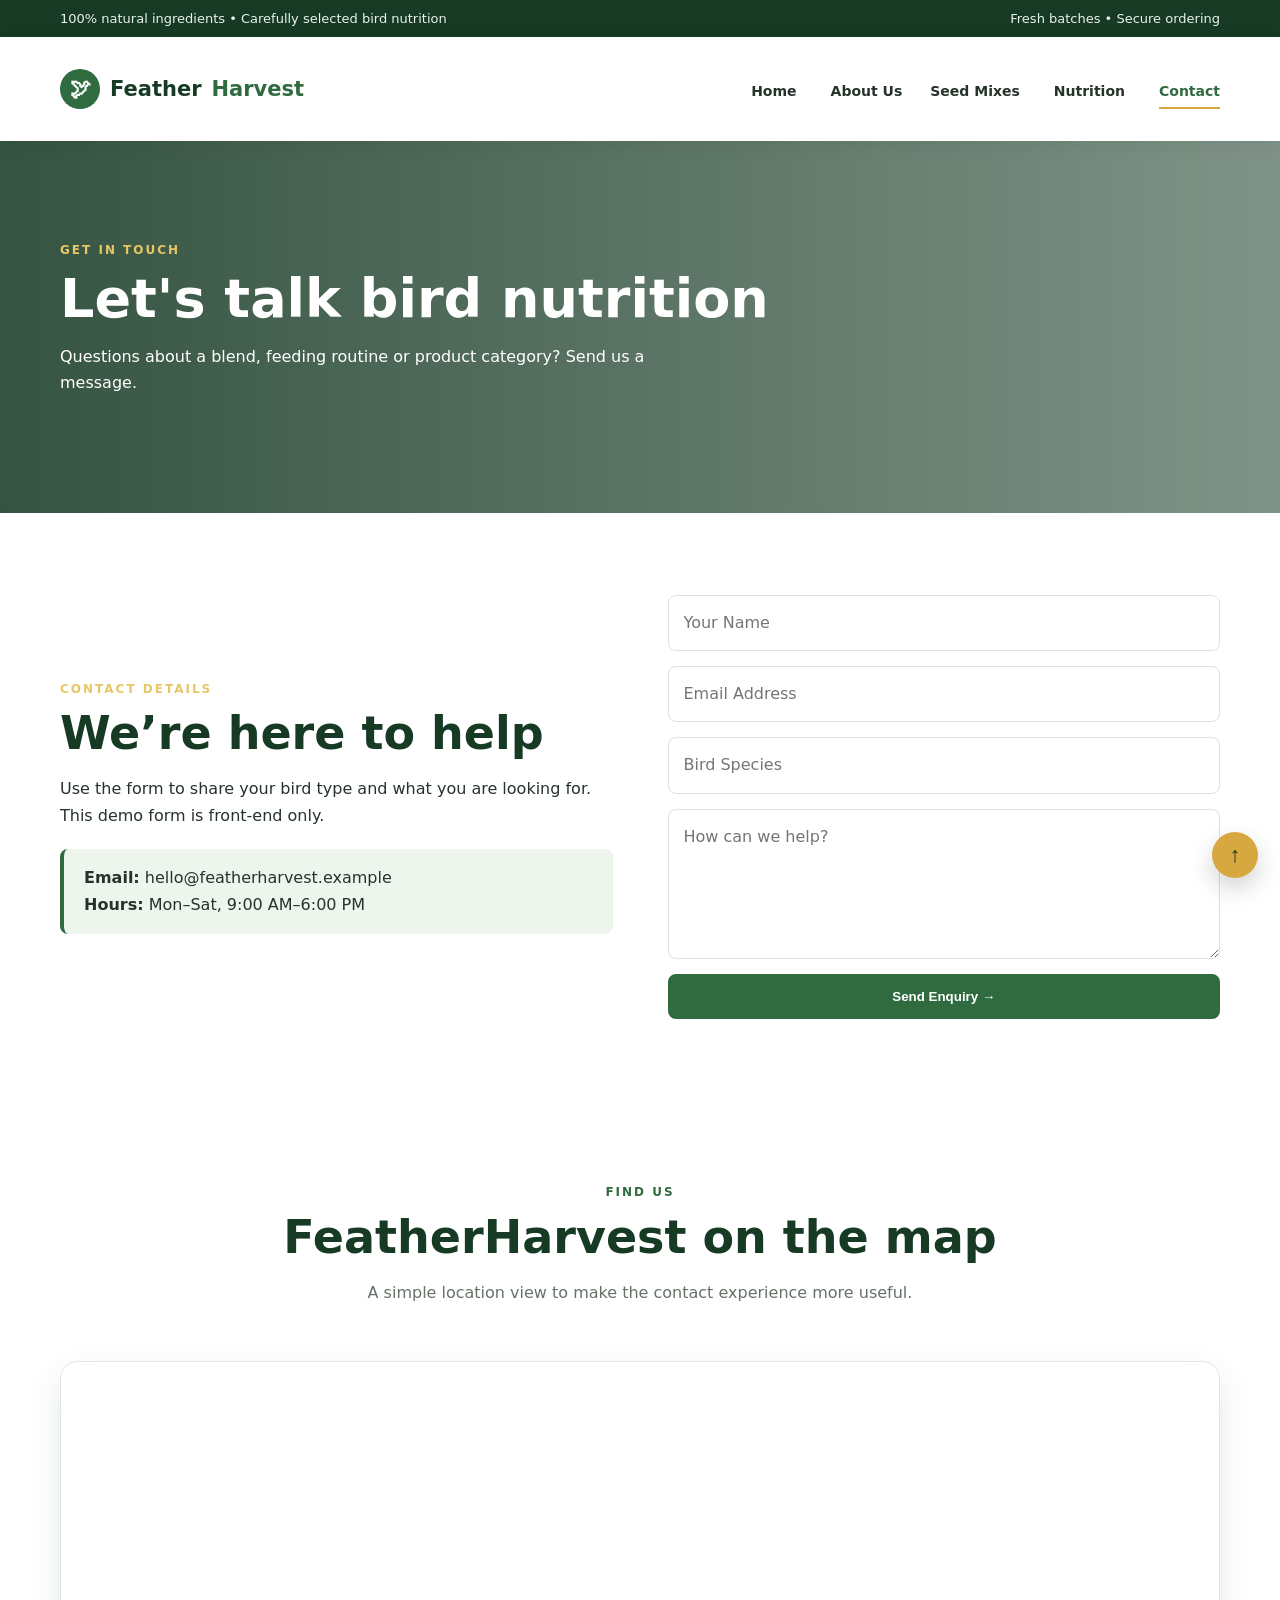
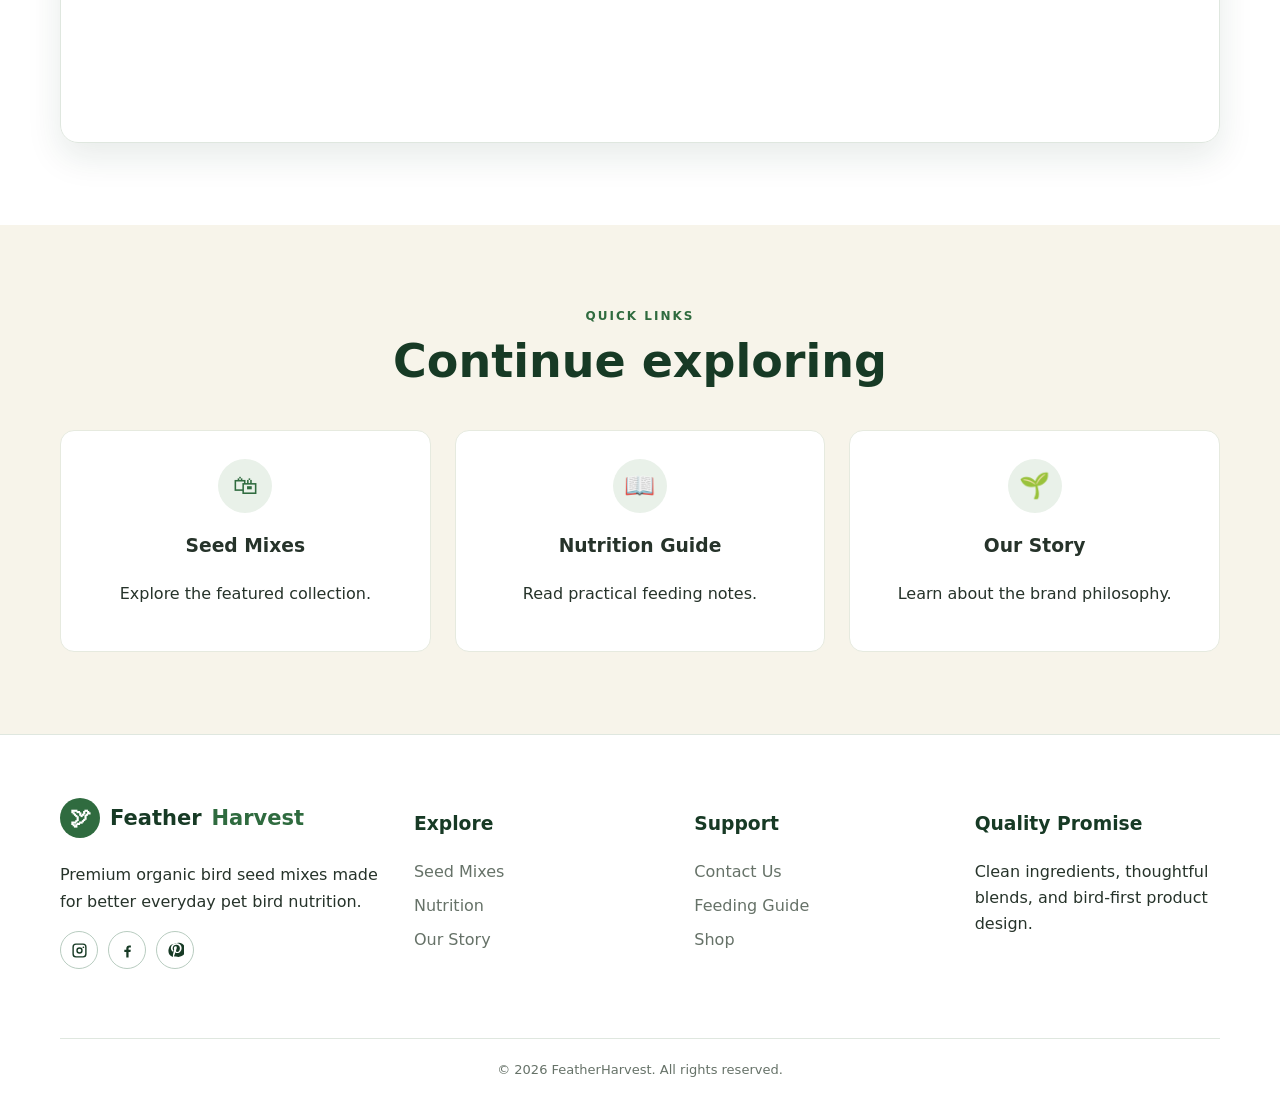
<file: contact.html>
<!doctype html>
<html lang="en">

<head>
    <meta charset="utf-8">
    <meta name="viewport" content="width=device-width,initial-scale=1">
    <meta name="description" content="Organic bird seed mix and pet bird nutrition website">
    <title>Contact | FeatherHarvest</title>
    <link rel="stylesheet" href="style.css">
    <link rel="icon" type="image/svg+xml" href="assets/favicon.svg">
</head>

<body data-page="contact">
    <div class="topbar">
        <div class="container"><span>100% natural ingredients • Carefully selected bird nutrition</span><span>Fresh
                batches • Secure ordering</span></div>
    </div>
    <nav class="navbar">
        <div class="container nav-inner">
            <div class="nav-links nav-left"><a data-page="home" href="index.html">Home</a><a data-page="about"
                    href="about.html">About Us</a></div>
            <a class="brand" href="index.html"><span class="brand-mark">🕊</span>Feather<span
                    class="brand-green">Harvest</span></a>
            <div class="nav-links nav-right"><a data-page="products" href="products.html">Seed Mixes</a><a
                    data-page="nutrition" href="nutrition.html">Nutrition</a><a data-page="contact"
                    href="contact.html">Contact</a></div>
            <button class="menu-btn" aria-label="Menu" aria-expanded="false">☰</button>
            <div class="mobile-links">
                <a data-page="home" href="index.html">Home</a><a data-page="about" href="about.html">About Us</a><a
                    data-page="products" href="products.html">Seed Mixes</a><a data-page="nutrition"
                    href="nutrition.html">Nutrition</a><a data-page="contact" href="contact.html">Contact</a>
            </div>
        </div>
    </nav>
    <section class="page-hero"
        style="background-image:linear-gradient(90deg,rgba(23,58,37,.87),rgba(23,58,37,.55)),url('https://images.unsplash.com/photo-1518005020951-eccb494ad742?auto=format&fit=crop&w=1600&q=90')">
        <div class="container">
            <div class="eyebrow">Get in Touch</div>
            <h1>Let's talk bird nutrition</h1>
            <p>Questions about a blend, feeding routine or product category? Send us a message.</p>
        </div>
    </section>
    <section>
        <div class="container">
            <div class="split">
                <div>
                    <div class="eyebrow">Contact Details</div>
                    <h2>We’re here to help</h2>
                    <p>Use the form to share your bird type and what you are looking for. This demo form is front-end
                        only.</p>
                    <div class="notice"><strong>Email:</strong> hello@featherharvest.example<br><strong>Hours:</strong>
                        Mon–Sat, 9:00 AM–6:00 PM</div>
                </div>
                <form class="form"
                    onsubmit="event.preventDefault();alert('Thank you! Your enquiry has been received in this demo.');">
                    <input required placeholder="Your Name"><input type="email" required
                        placeholder="Email Address"><input placeholder="Bird Species"><textarea required
                        placeholder="How can we help?"></textarea><button class="btn" type="submit">Send Enquiry
                        →</button>
                </form>
            </div>
        </div>
    </section>
    <section>
        <div class="container">
            <div class="section-head">
                <div class="eyebrow">Find Us</div>
                <h2>FeatherHarvest on the map</h2>
                <p>A simple location view to make the contact experience more useful.</p>
            </div>
            <div class="map-wrap"><iframe title="FeatherHarvest map" loading="lazy"
                    src="https://www.openstreetmap.org/export/embed.html?bbox=80.247%2C13.035%2C80.287%2C13.075&amp;layer=mapnik"></iframe>
            </div>
        </div>
    </section>
    <section class="features">
        <div class="container">
            <div class="section-head">
                <div class="eyebrow">Quick Links</div>
                <h2>Continue exploring</h2>
            </div>
            <div class="grid grid3"><a class="feature" href="products.html">
                    <div class="icon">🛍</div>
                    <h3>Seed Mixes</h3>
                    <p>Explore the featured collection.</p>
                </a><a class="feature" href="nutrition.html">
                    <div class="icon">📖</div>
                    <h3>Nutrition Guide</h3>
                    <p>Read practical feeding notes.</p>
                </a><a class="feature" href="about.html">
                    <div class="icon">🌱</div>
                    <h3>Our Story</h3>
                    <p>Learn about the brand philosophy.</p>
                </a></div>
        </div>
    </section>
    <footer class="footer">
        <div class="container footer-grid">
            <div class="footer-brand"><a class="brand" href="index.html"><span class="brand-mark">🕊</span>Feather<span class="brand-green">Harvest</span></a>
                <p>Premium organic bird seed mixes made for better everyday pet bird nutrition.</p>
                <div class="socials" aria-label="Social links"><a href="#" aria-label="Instagram"><svg
                            viewBox="0 0 24 24">
                            <path
                                d="M7 2h10a5 5 0 0 1 5 5v10a5 5 0 0 1-5 5H7a5 5 0 0 1-5-5V7a5 5 0 0 1 5-5Zm0 2a3 3 0 0 0-3 3v10a3 3 0 0 0 3 3h10a3 3 0 0 0 3-3V7a3 3 0 0 0-3-3H7Zm5 3.5A4.5 4.5 0 1 1 7.5 12 4.5 4.5 0 0 1 12 7.5Zm0 2A2.5 2.5 0 1 0 14.5 12 2.5 2.5 0 0 0 12 9.5ZM17.5 6.2a1.2 1.2 0 1 1-1.2 1.2 1.2 1.2 0 0 1 1.2-1.2Z" />
                        </svg></a><a href="#" aria-label="Facebook"><svg viewBox="0 0 24 24">
                            <path
                                d="M13.5 22v-8h2.7l.4-3h-3.1V9.1c0-.9.3-1.5 1.6-1.5h1.7V4.9c-.3 0-1.3-.1-2.4-.1-2.4 0-4.1 1.5-4.1 4.2V11H7.5v3h2.8v8h3.2Z" />
                        </svg></a><a href="#" aria-label="Pinterest"><svg viewBox="0 0 24 24">
                            <path
                                d="M12 2a10 10 0 0 0-3.6 19.3c-.1-1.6 0-3.5.4-5.1l1.3-5.4s-.3-.7-.3-1.8c0-1.7 1-3 2.3-3 1.1 0 1.7.8 1.7 1.8 0 1.1-.7 2.7-1 4.2-.3 1.2.6 2.2 1.8 2.2 2.1 0 3.6-2.2 3.6-5.4 0-2.8-2-4.8-4.9-4.8-3.3 0-5.3 2.5-5.3 5.1 0 1 .4 2 .9 2.6.1.1.1.2.1.4l-.3 1.1c-.1.4-.3.5-.6.3-1.6-.7-2.6-2.8-2.6-4.5 0-3.7 2.7-7.2 7.8-7.2 4.1 0 7.3 2.9 7.3 6.7 0 4-2.5 7.2-6 7.2-1.2 0-2.4-.6-2.8-1.3l-.7 2.7c-.3 1-.9 2.2-1.3 2.9.9.3 1.8.4 2.8.4A10 10 0 1 0 12 2Z" />
                        </svg></a></div>
            </div>
            <div>
                <h3>Explore</h3><a href="products.html">Seed Mixes</a><a href="nutrition.html">Nutrition</a><a
                    href="about.html">Our Story</a>
            </div>
            <div>
                <h3>Support</h3><a href="contact.html">Contact Us</a><a href="nutrition.html">Feeding Guide</a><a
                    href="products.html">Shop</a>
            </div>
            <div>
                <h3>Quality Promise</h3>
                <p>Clean ingredients, thoughtful blends, and bird-first product design.</p>
            </div>
        </div>
        <div class="container copyright">© 2026 FeatherHarvest. All rights reserved.</div>
    </footer><button class="scroll-top" aria-label="Back to top" title="Back to top">↑</button>
    <script src="script.js"></script>
</body>

</html>
</file>
<file: style.css>
:root {
    --green: #2f6b3f;
    --dark: #173a25;
    --cream: #f7f4ea;
    --gold: #d7a83f;
    --text: #26332a;
    --muted: #667268;
    --white: #fff;
    --shadow: 0 14px 35px rgba(23, 58, 37, .10)
}

* {
    box-sizing: border-box
}

html {
    scroll-behavior: smooth
}

body {
    margin: 0;
    font-family: Inter, system-ui, -apple-system, Segoe UI, Roboto, Arial, sans-serif;
    color: var(--text);
    background: #fff;
    line-height: 1.65
}

a {
    text-decoration: none;
    color: inherit
}

.container {
    width: min(1160px, 92%);
    margin: auto
}

.topbar {
    background: var(--dark);
    color: #eaf2eb;
    font-size: 13px
}

.topbar .container {
    display: flex;
    justify-content: space-between;
    padding: 8px 0
}

.navbar {
    position: sticky;
    top: 0;
    z-index: 20;
    background: rgba(255, 255, 255, .97);
    backdrop-filter: blur(10px);
    box-shadow: 0 4px 18px rgba(0, 0, 0, .06)
}

.nav-inner {
    height: 104px;
    display: flex;
    align-items: center;
    gap: 28px;
    position: relative
}

.brand {
    display: flex;
    align-items: center;
    justify-content: flex-start;
    gap: 10px;
    font-weight: 900;
    color: var(--dark);
    font-size: 21px;
    white-space: nowrap;
    order: 1
}

.brand-green {
    color: var(--green)
}

.brand-mark {
    width: 40px;
    height: 40px;
    border-radius: 50%;
    display: grid;
    place-items: center;
    background: var(--green);
    color: #fff;
    font-size: 21px
}

.nav-links {
    display: flex;
    gap: 34px;
    align-items: center
}

.nav-left {
    justify-content: flex-end;
    margin-left: auto;
    order: 2
}

.nav-right {
    justify-content: flex-end;
    order: 3
}

.nav-links a {
    font-weight: 700;
    font-size: 14px;
    padding: 35px 0 31px;
    position: relative
}

.nav-links a:after {
    content: "";
    position: absolute;
    left: 0;
    right: 100%;
    bottom: 25px;
    height: 2px;
    background: var(--gold);
    transition: .25s
}

.nav-links a:hover:after,
.nav-links a.active:after {
    right: 0
}

.nav-links a.active {
    color: var(--green)
}

.menu-btn {
    display: none;
    border: 0;
    background: var(--green);
    color: #fff;
    padding: 9px 12px;
    border-radius: 7px;
    font-size: 18px;
    position: absolute;
    right: 4%;
    z-index: 2
}

.btn {
    display: inline-flex;
    align-items: center;
    justify-content: center;
    gap: 8px;
    padding: 13px 21px;
    border-radius: 8px;
    background: var(--green);
    color: #fff;
    font-weight: 800;
    border: 2px solid var(--green);
    transition: .25s;
    cursor: pointer
}

.btn:hover {
    transform: translateY(-3px);
    box-shadow: 0 10px 22px rgba(47, 107, 63, .25);
    background: #245631
}

.btn.alt {
    background: transparent;
    color: var(--green)
}

.btn.alt:hover {
    background: var(--green);
    color: #fff
}

.hero {
    min-height: 610px;
    display: flex;
    align-items: center;
    background: linear-gradient(90deg, rgba(10, 34, 20, .84), rgba(10, 34, 20, .42)), url('https://images.unsplash.com/photo-1752770551752-61420684d83e?auto=format&fit=crop&w=1800&q=90') center/cover no-repeat;
    color: #fff
}

.hero-content {
    max-width: 650px;
    padding: 80px 0
}

.eyebrow {
    text-transform: uppercase;
    letter-spacing: 2px;
    font-size: 12px;
    font-weight: 900;
    color: #e6c765
}

.hero h1 {
    font-size: clamp(42px, 6vw, 72px);
    line-height: 1.05;
    margin: 15px 0
}

.hero p {
    font-size: 18px;
    color: #eef4ef;
    max-width: 590px
}

.hero-actions {
    display: flex;
    gap: 12px;
    flex-wrap: wrap;
    margin-top: 25px
}

.hero-actions .btn {
    min-width: 190px
}

section {
    padding: 82px 0
}

.section-head {
    text-align: center;
    max-width: 720px;
    margin: 0 auto 42px
}

.section-head .eyebrow {
    color: var(--green)
}

h2 {
    font-size: clamp(30px, 4vw, 46px);
    line-height: 1.15;
    margin: 8px 0 12px;
    color: var(--dark)
}

.section-head p {
    color: var(--muted)
}

.grid {
    display: grid;
    gap: 24px
}

.grid3 {
    grid-template-columns: repeat(3, 1fr)
}

.grid4 {
    grid-template-columns: repeat(4, 1fr)
}

.card {
    background: #fff;
    border: 1px solid #e8ece7;
    border-radius: 16px;
    overflow: hidden;
    box-shadow: var(--shadow);
    transition: .3s
}

.card:hover {
    transform: translateY(-7px)
}

.card-img {
    height: 245px;
    background: var(--cream);
    display: flex;
    align-items: center;
    justify-content: center;
    padding: 0;
    overflow: hidden
}

.card-img img {
    width: 100%;
    height: 100%;
    object-fit: cover;
    display: block
}

.card-body {
    padding: 22px
}

.card-body h3 {
    margin: 0 0 8px;
    color: var(--dark)
}

.card-body p {
    margin: 0;
    color: var(--muted);
    font-size: 14px
}

.features {
    background: var(--cream)
}

.feature {
    padding: 28px;
    background: #fff;
    border-radius: 14px;
    text-align: center;
    border: 1px solid #e6eadf;
    transition: .25s
}

.feature:hover {
    transform: translateY(-5px);
    border-color: #cbd9ca
}

.icon {
    width: 54px;
    height: 54px;
    margin: auto auto 15px;
    border-radius: 50%;
    display: grid;
    place-items: center;
    background: #e9f1e9;
    color: var(--green);
    font-size: 25px
}

.split {
    display: grid;
    grid-template-columns: 1fr 1fr;
    gap: 55px;
    align-items: center
}

.split-img {
    background: var(--cream);
    border-radius: 20px;
    padding: 0;
    min-height: 440px;
    display: flex;
    align-items: center;
    justify-content: center;
    overflow: hidden
}

.split-img img {
    width: 100%;
    height: 100%;
    min-height: 440px;
    max-height: 520px;
    object-fit: cover;
    border-radius: 14px
}

.checks {
    padding: 0;
    list-style: none
}

.checks li {
    margin: 14px 0;
    font-weight: 700
}

.checks li:before {
    content: "✓";
    color: var(--green);
    font-weight: 900;
    margin-right: 10px
}

.banner {
    background: var(--dark);
    color: #fff
}

.banner h2 {
    color: #fff
}

.banner p {
    color: #d9e6dc
}

.banner .section-head {
    margin-bottom: 25px
}

.page-hero {
    padding: 100px 0;
    background: linear-gradient(90deg, rgba(23, 58, 37, .87), rgba(23, 58, 37, .55)), url('https://images.unsplash.com/photo-1711151700395-e155cd1978a2?auto=format&fit=crop&w=1600&q=90') center/cover;
    color: #fff
}

.page-hero h1 {
    font-size: 54px;
    line-height: 1.05;
    margin: 10px 0
}

.page-hero p {
    max-width: 650px
}

.form {
    display: grid;
    gap: 15px
}

.form input,
.form textarea {
    width: 100%;
    padding: 14px 15px;
    border: 1px solid #dce3dc;
    border-radius: 8px;
    font: inherit
}

.form textarea {
    min-height: 150px;
    resize: vertical
}

.form .btn {
    width: 100%;
    text-align: center
}

.notice {
    background: #edf5ed;
    border-left: 4px solid var(--green);
    padding: 16px 20px;
    border-radius: 8px;
    margin-top: 20px
}

.map-wrap {
    margin-top: 55px;
    border-radius: 18px;
    overflow: hidden;
    box-shadow: var(--shadow);
    border: 1px solid #dfe7df
}

.map-wrap iframe {
    display: block;
    width: 100%;
    height: 380px;
    border: 0
}

.footer {
    background: #fff;
    color: var(--text);
    padding: 55px 0 25px;
    border-top: 1px solid #dfe7df
}

.footer-brand {
    margin-bottom: 34px
}

.footer-brand .brand {
    position: static;
    transform: none;
    display: inline-flex;
    flex-direction: row;
    align-items: center;
    justify-content: flex-start;
    white-space: nowrap;
    flex-wrap: nowrap;
    color: var(--dark)
}

.footer-brand .brand .brand-green {
    color: var(--green)
}

.footer-grid {
    display: grid;
    grid-template-columns: 1.3fr 1fr 1fr 1fr;
    gap: 35px
}

.footer h3 {
    color: var(--dark)
}

.footer a {
    display: block;
    margin: 8px 0;
    color: var(--muted)
}

.footer a:hover {
    color: var(--green)
}

.socials {
    display: flex;

    gap: 10px;
    margin-top: 16px
}

.socials a {
    width: 38px;
    height: 38px;
    margin: 0;
    border: 1px solid #b8ccc0;
    border-radius: 50%;
    display: grid;
    place-items: center;
    color: var(--dark);
    transition: .25s
}

.socials a:hover {
    background: var(--green);
    border-color: var(--green);
    color: #fff;
    transform: translateY(-3px)
}

.socials svg {
    width: 17px;
    height: 17px;
    fill: currentColor
}

.copyright {
    border-top: 1px solid #dfe7df;
    margin-top: 35px;
    padding-top: 20px;
    font-size: 13px;
    color: var(--muted);
    text-align: center
}

.scroll-top {
    position: fixed;
    right: 22px;
    bottom: 22px;
    width: 46px;
    height: 46px;
    border: 0;
    border-radius: 50%;
    background: var(--gold);
    color: var(--dark);
    display: grid;
    place-items: center;
    font-size: 22px;
    font-weight: 900;
    z-index: 50;
    box-shadow: 0 10px 25px rgba(0, 0, 0, .18);
    cursor: pointer;
    transition: .25s
}

.scroll-top:hover {
    transform: translateY(-5px);
    background: #e6bd54
}



.mobile-links {
    display: none
}

@media(max-width:850px) {
    .nav-inner {
        height: 76px;
        display: flex;
        justify-content: space-between
    }

    .nav-left,
    .nav-right {
        display: none
    }

    .brand {
        font-size: 20px;
        order: 1
    }

    .menu-btn {
        display: block;
        right: 4%;
        top: 19px
    }

    .mobile-links {
        display: none;
        position: absolute;
        top: 76px;
        left: 0;
        right: 0;
        background: #fff;
        padding: 14px 5%;
        box-shadow: 0 12px 25px rgba(0, 0, 0, .08);
        z-index: 30
    }

    .mobile-links.open {
        display: block
    }

    .mobile-links a {
        display: block;
        font-weight: 700;
        padding: 11px 0;
        border-bottom: 1px solid #edf0ed
    }

    .mobile-links a.active {
        color: var(--green)
    }

    .grid3,
    .grid4 {
        grid-template-columns: 1fr 1fr
    }

    .grid3>:last-child {
        grid-column: 1/-1;
        justify-self: center;
        width: calc((100% - 24px)/2)
    }

    .split {
        grid-template-columns: 1fr;
        gap: 30px
    }

    .hero {
        min-height: 560px
    }

    .footer-grid {
        grid-template-columns: 1fr 1fr
    }
}

@media(max-width:560px) {
    .topbar .container {
        flex-direction: column;
        gap: 2px
    }

    .nav-inner {
        height: 70px
    }

    .brand {
        font-size: 18px
    }

    .brand-mark {
        width: 36px;
        height: 36px;
        font-size: 19px
    }

    .menu-btn {
        top: 16px
    }

    .mobile-links {
        top: 70px
    }

    .grid3,
    .grid4 {
        grid-template-columns: 1fr
    }

    .grid3>:last-child {
        grid-column: auto;
        width: 100%
    }

    .hero h1 {
        font-size: 43px
    }

    .page-hero h1 {
        font-size: 42px
    }

    .hero-content {
        padding: 65px 0
    }

    .hero-actions {
        flex-direction: column;
        align-items: stretch
    }

    .hero-actions .btn {
        width: 100%;
        min-width: 0
    }

    .split-img {
        min-height: 300px
    }

    .split-img img {
        min-height: 300px
    }

    .footer-grid {
        grid-template-columns: 1fr
    }

    .scroll-top {
        right: 16px;
        bottom: 16px
    }

    .map-wrap {
        margin-top: 35px
    }

    .map-wrap iframe {
        height: 300px
    }
}
</file>
